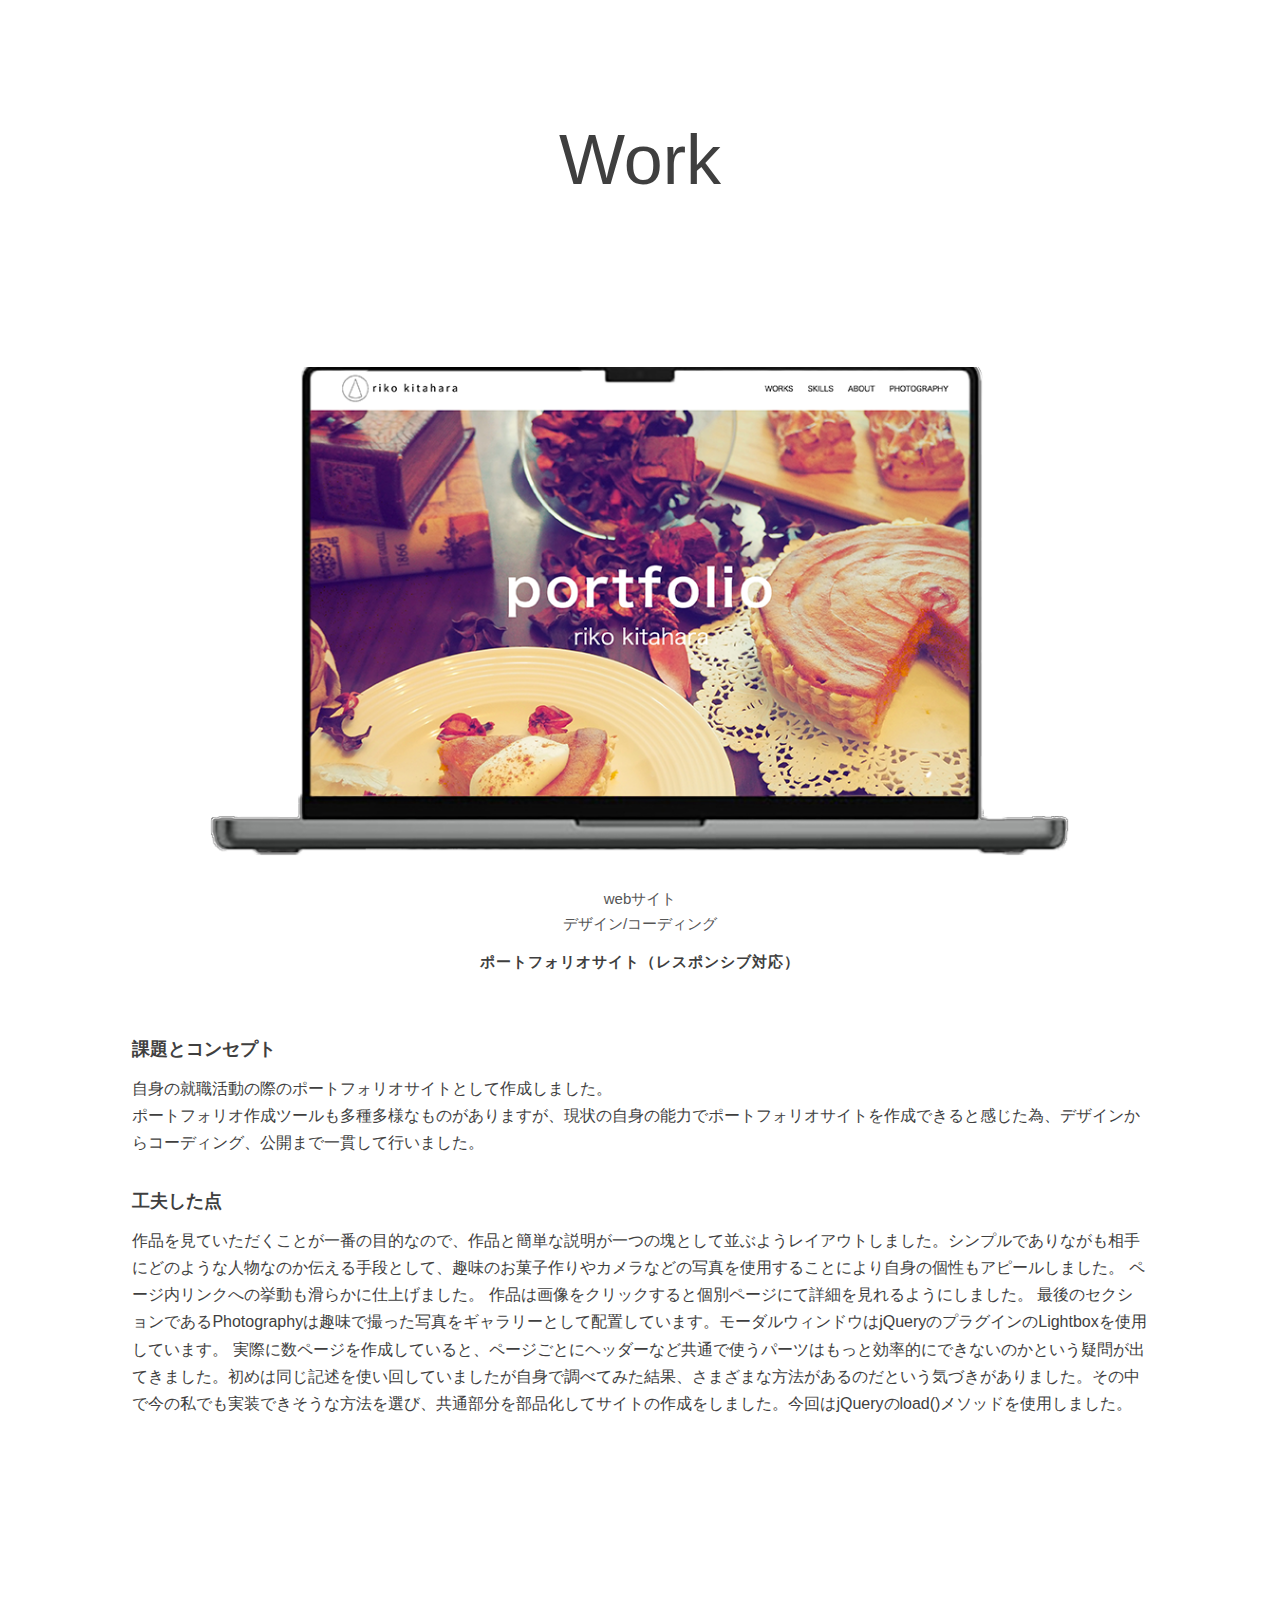
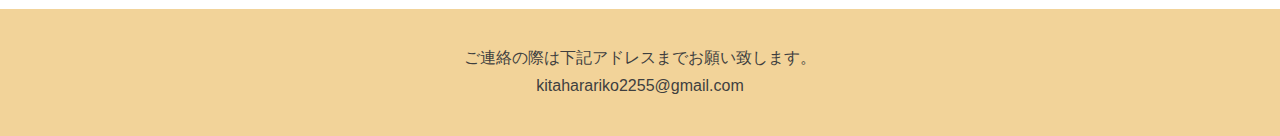
<file: work1.html>
<!DOCTYPE html>
<html lang="ja">
  <head>
    <meta charset="UTF-8" />
    <meta http-equiv="X-UA-Compatible" content="IE=edge" />
    <meta name="viewport" content="width=device-width, initial-scale=1.0" />
    <title>portfolio | riko kitahara - 作品名</title>
    <link rel="stylesheet" href="css/reset.css" />
    <link rel="stylesheet" href="css/work.css" />
  </head>
  <body>
    <header id="header"></header>

    <!-- /#header -->

    <main>
      <section>
        <div class="container">
          <h2 class="section-ttl">Work</h2>
          <div class="work">
            <div class="work-img">
              <img src="images/mocup-top-l.png" alt="" />
            </div>
            <!-- /.work-img -->
            <div class="worktext-box">
              <div class="work-title-box">
                <p class="category1">webサイト</p>
                <p class="category2">デザイン/コーディング</p>
                <h3 class="work-title">
                  ポートフォリオサイト（レスポンシブ対応）
                </h3>
              </div>
              <!-- /.work-title-box -->
              <!-- /.work-ttl -->
              <h4 class="concept">課題とコンセプト</h4>
              <!-- /.concept -->
              <p class="concept-text">
                自身の就職活動の際のポートフォリオサイトとして作成しました。<br />
                ポートフォリオ作成ツールも多種多様なものがありますが、現状の自身の能力でポートフォリオサイトを作成できると感じた為、デザインからコーディング、公開まで一貫して行いました。
              </p>
              <!-- /.concept -->
              <h4 class="point">工夫した点</h4>
              <!-- /.point -->
              <p class="point-text">
                作品を見ていただくことが一番の目的なので、作品と簡単な説明が一つの塊として並ぶようレイアウトしました。シンプルでありながも相手にどのような人物なのか伝える手段として、趣味のお菓子作りやカメラなどの写真を使用することにより自身の個性もアピールしました。
                ページ内リンクへの挙動も滑らかに仕上げました。
                作品は画像をクリックすると個別ページにて詳細を見れるようにしました。
                最後のセクションであるPhotographyは趣味で撮った写真をギャラリーとして配置しています。モーダルウィンドウはjQueryのプラグインのLightboxを使用しています。
                実際に数ページを作成していると、ページごとにヘッダーなど共通で使うパーツはもっと効率的にできないのかという疑問が出てきました。初めは同じ記述を使い回していましたが自身で調べてみた結果、さまざまな方法があるのだという気づきがありました。その中で今の私でも実装できそうな方法を選び、共通部分を部品化してサイトの作成をしました。今回はjQueryのload()メソッドを使用しました。
              </p>
              <!-- /.point -->
            </div>
            <!-- /.worktext -->
          </div>
          <!-- /.work -->
        </div>
        <!-- /.container -->
      </section>
    </main>

    <footer>
      <p class="footer-text">ご連絡の際は下記アドレスまでお願い致します。</p>
      <p class="mail">kitaharariko2255@gmail.com</p>
    </footer>
    <script
      src="https://cdnjs.cloudflare.com/ajax/libs/jquery/3.6.3/jquery.min.js"
      integrity="sha512-STof4xm1wgkfm7heWqFJVn58Hm3EtS31XFaagaa8VMReCXAkQnJZ+jEy8PCC/iT18dFy95WcExNHFTqLyp72eQ=="
      crossorigin="anonymous"
      referrerpolicy="no-referrer"
    ></script>
    <script src="./js/main.js"></script>
  </body>
</html>
</file>
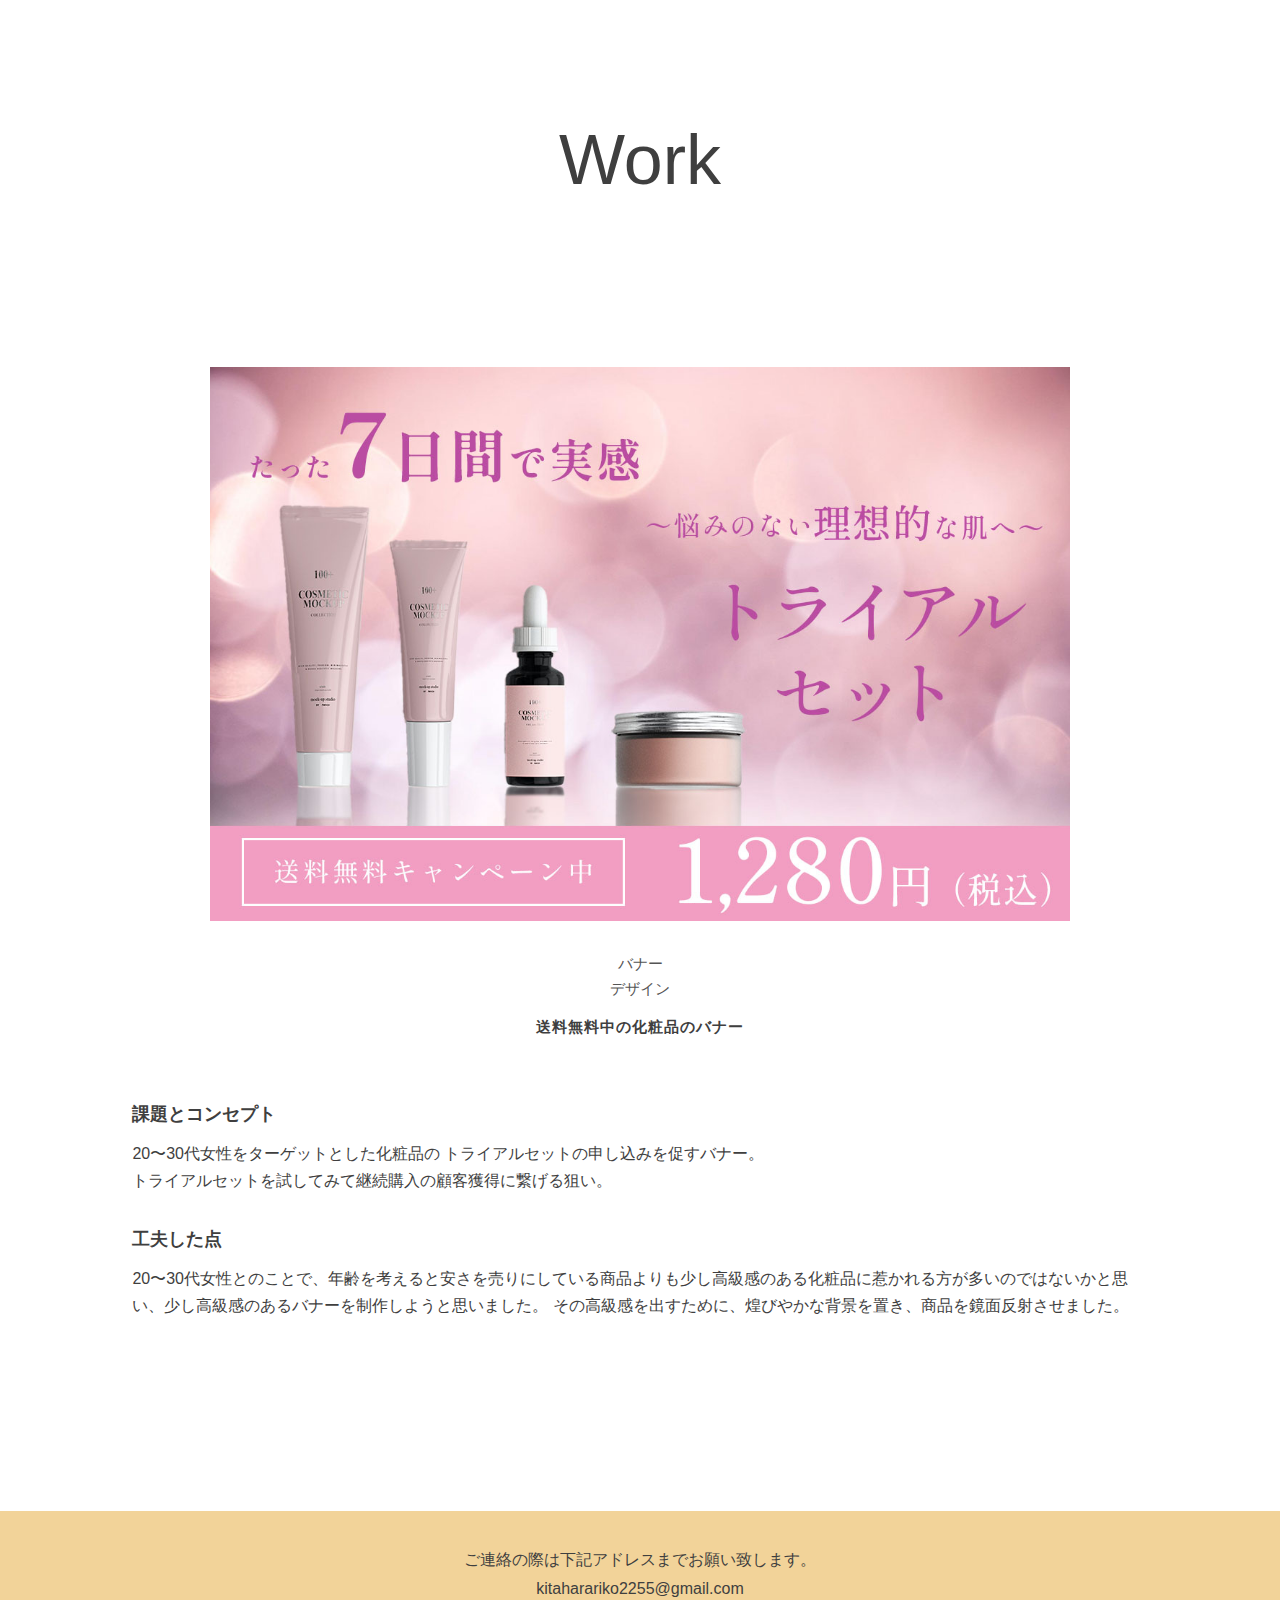
<file: work3.html>
<!DOCTYPE html>
<html lang="ja">
  <head>
    <meta charset="UTF-8" />
    <meta http-equiv="X-UA-Compatible" content="IE=edge" />
    <meta name="viewport" content="width=device-width, initial-scale=1.0" />
    <title>portfolio | riko kitahara - 作品名</title>
    <link rel="stylesheet" href="css/reset.css" />
    <link rel="stylesheet" href="css/work.css" />
  </head>
  <body>
    <header id="header"></header>

    <main>
      <section>
        <div class="container">
          <h2 class="section-ttl">Work</h2>
          <div class="work">
            <div class="work-img">
              <img src="images/bana_kesyouhinn.jpg" alt="" />
            </div>
            <!-- /.work-img -->
            <div class="worktext-box">
              <div class="work-title-box">
                <p class="category1">バナー</p>
                <p class="category2">デザイン</p>
                <h3 class="work-title">送料無料中の化粧品のバナー</h3>
              </div>
              <!-- /.work-title-box -->
              <!-- /.work-ttl -->
              <h4 class="concept">課題とコンセプト</h4>
              <!-- /.concept -->
              <p class="concept-text">
                20〜30代女性をターゲットとした化粧品の
                トライアルセットの申し込みを促すバナー。<br />
                トライアルセットを試してみて継続購入の顧客獲得に繋げる狙い。
              </p>
              <!-- /.concept -->
              <h4 class="point">工夫した点</h4>
              <!-- /.point -->
              <p class="point-text">
                20〜30代女性とのことで、年齢を考えると安さを売りにしている商品よりも少し高級感のある化粧品に惹かれる方が多いのではないかと思い、少し高級感のあるバナーを制作しようと思いました。
                その高級感を出すために、煌びやかな背景を置き、商品を鏡面反射させました。
              </p>
              <!-- /.point -->
            </div>
            <!-- /.worktext -->
          </div>
          <!-- /.work -->
        </div>
        <!-- /.container -->
      </section>
    </main>

    <footer>
      <p class="footer-text">ご連絡の際は下記アドレスまでお願い致します。</p>
      <p class="mail">kitaharariko2255@gmail.com</p>
    </footer>
    <script
      src="https://cdnjs.cloudflare.com/ajax/libs/jquery/3.6.3/jquery.min.js"
      integrity="sha512-STof4xm1wgkfm7heWqFJVn58Hm3EtS31XFaagaa8VMReCXAkQnJZ+jEy8PCC/iT18dFy95WcExNHFTqLyp72eQ=="
      crossorigin="anonymous"
      referrerpolicy="no-referrer"
    ></script>
    <script src="./js/main.js"></script>
  </body>
</html>
</file>
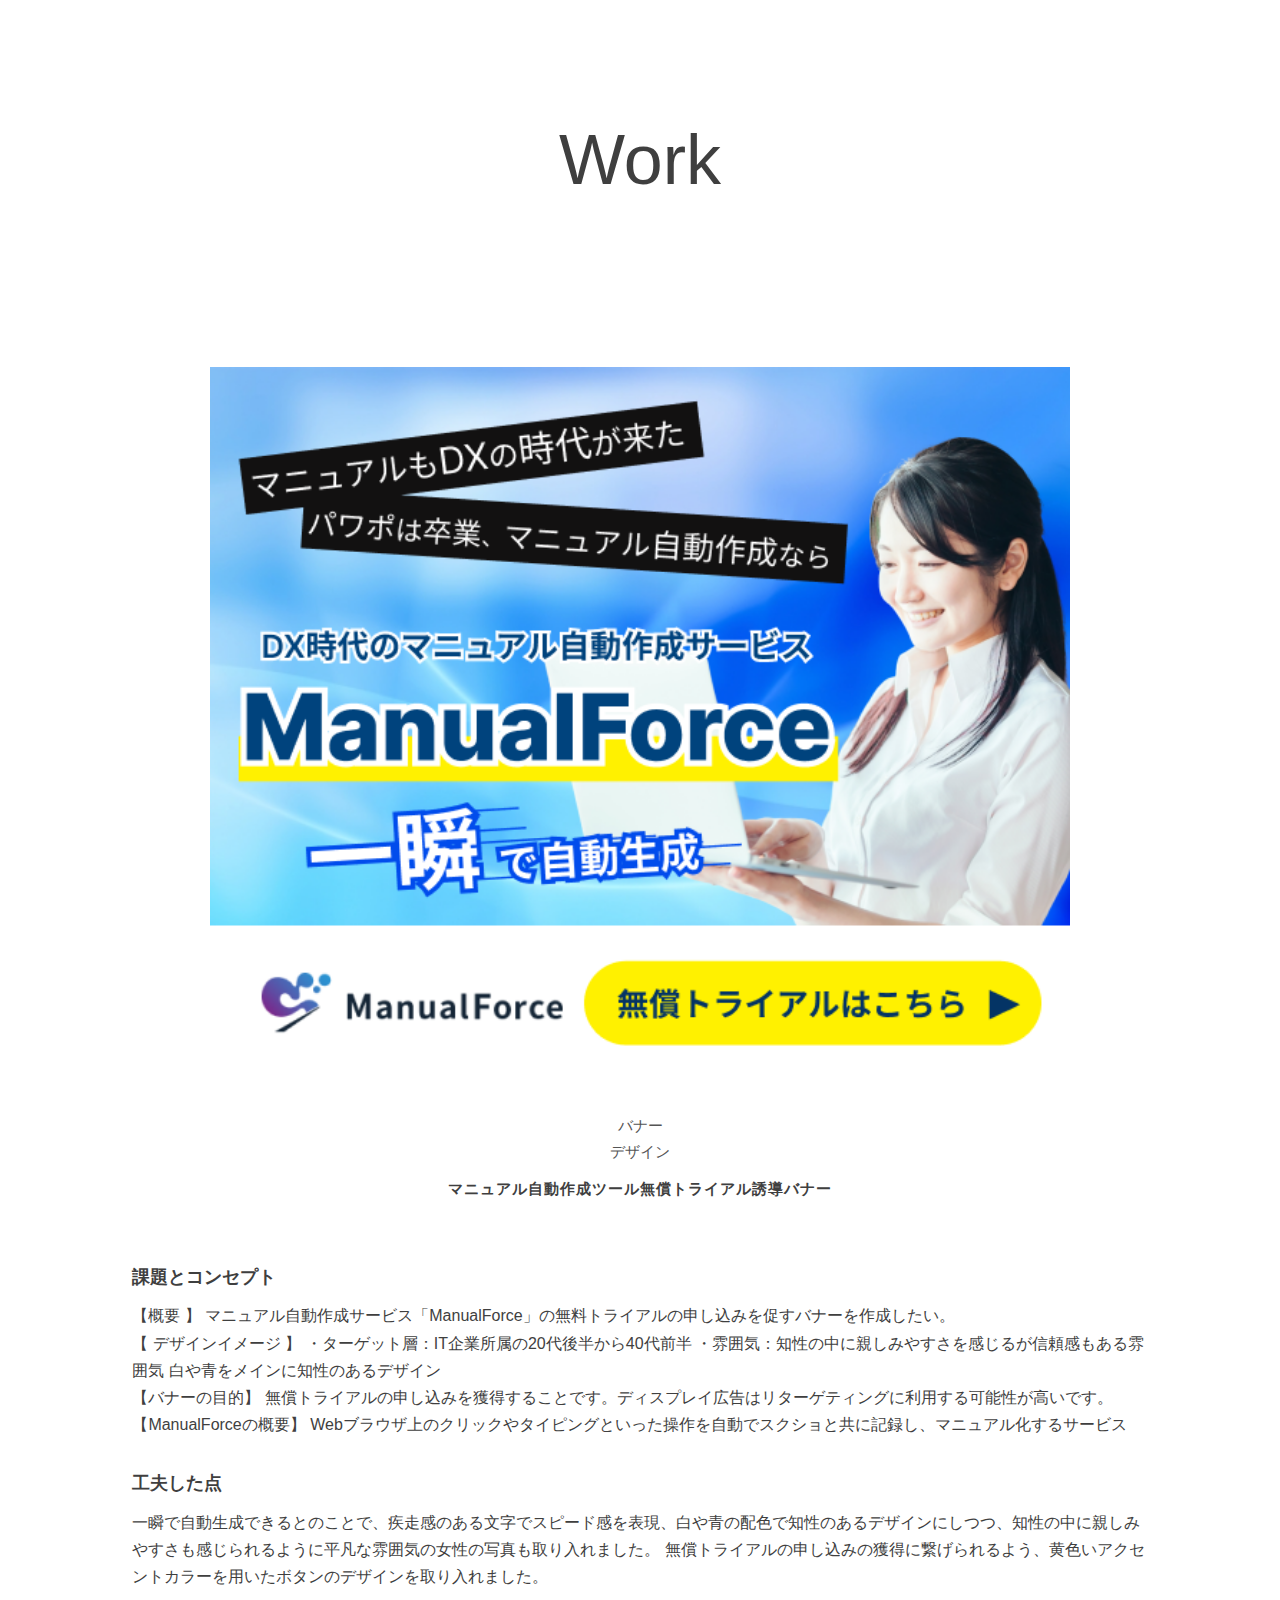
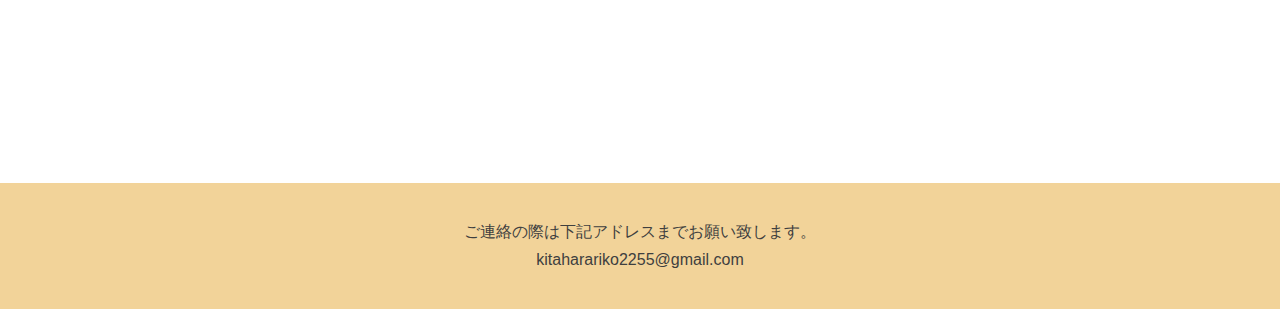
<file: work4.html>
<!DOCTYPE html>
<html lang="ja">
  <head>
    <meta charset="UTF-8" />
    <meta http-equiv="X-UA-Compatible" content="IE=edge" />
    <meta name="viewport" content="width=device-width, initial-scale=1.0" />
    <title>portfolio | riko kitahara - 作品名</title>
    <link rel="stylesheet" href="css/reset.css" />
    <link rel="stylesheet" href="css/work.css" />
  </head>
  <body>
    <header id="header"></header>

    <main>
      <section>
        <div class="container">
          <h2 class="section-ttl">Work</h2>
          <div class="work">
            <div class="work-img">
              <img src="images/bana_manualForce.png" alt="" />
            </div>
            <!-- /.work-img -->
            <div class="worktext-box">
              <div class="work-title-box">
                <p class="category1">バナー</p>
                <p class="category2">デザイン</p>
                <h3 class="work-title">
                  マニュアル自動作成ツール無償トライアル誘導バナー
                </h3>
              </div>
              <!-- /.work-title-box -->
              <!-- /.work-ttl -->
              <h4 class="concept">課題とコンセプト</h4>
              <!-- /.concept -->
              <p class="concept-text">
                【概要 】
                マニュアル自動作成サービス「ManualForce」の無料トライアルの申し込みを促すバナーを作成したい。<br />
                【 デザインイメージ 】
                ・ターゲット層：IT企業所属の20代後半から40代前半
                ・雰囲気：知性の中に親しみやすさを感じるが信頼感もある雰囲気
                白や青をメインに知性のあるデザイン <br />
                【バナーの目的】
                無償トライアルの申し込みを獲得することです。ディスプレイ広告はリターゲティングに利用する可能性が高いです。
                【ManualForceの概要】
                Webブラウザ上のクリックやタイピングといった操作を自動でスクショと共に記録し、マニュアル化するサービス
              </p>
              <!-- /.concept -->
              <h4 class="point">工夫した点</h4>
              <!-- /.point -->
              <p class="point-text">
                一瞬で自動生成できるとのことで、疾走感のある文字でスピード感を表現、白や青の配色で知性のあるデザインにしつつ、知性の中に親しみやすさも感じられるように平凡な雰囲気の女性の写真も取り入れました。
                無償トライアルの申し込みの獲得に繋げられるよう、黄色いアクセントカラーを用いたボタンのデザインを取り入れました。
              </p>
              <!-- /.point -->
            </div>
            <!-- /.worktext -->
          </div>
          <!-- /.work -->
        </div>
        <!-- /.container -->
      </section>
    </main>

    <footer>
      <p class="footer-text">ご連絡の際は下記アドレスまでお願い致します。</p>
      <p class="mail">kitaharariko2255@gmail.com</p>
    </footer>
  </body>
  <script
    src="https://cdnjs.cloudflare.com/ajax/libs/jquery/3.6.3/jquery.min.js"
    integrity="sha512-STof4xm1wgkfm7heWqFJVn58Hm3EtS31XFaagaa8VMReCXAkQnJZ+jEy8PCC/iT18dFy95WcExNHFTqLyp72eQ=="
    crossorigin="anonymous"
    referrerpolicy="no-referrer"
  ></script>
  <script src="./js/main.js"></script>
</html>
</file>
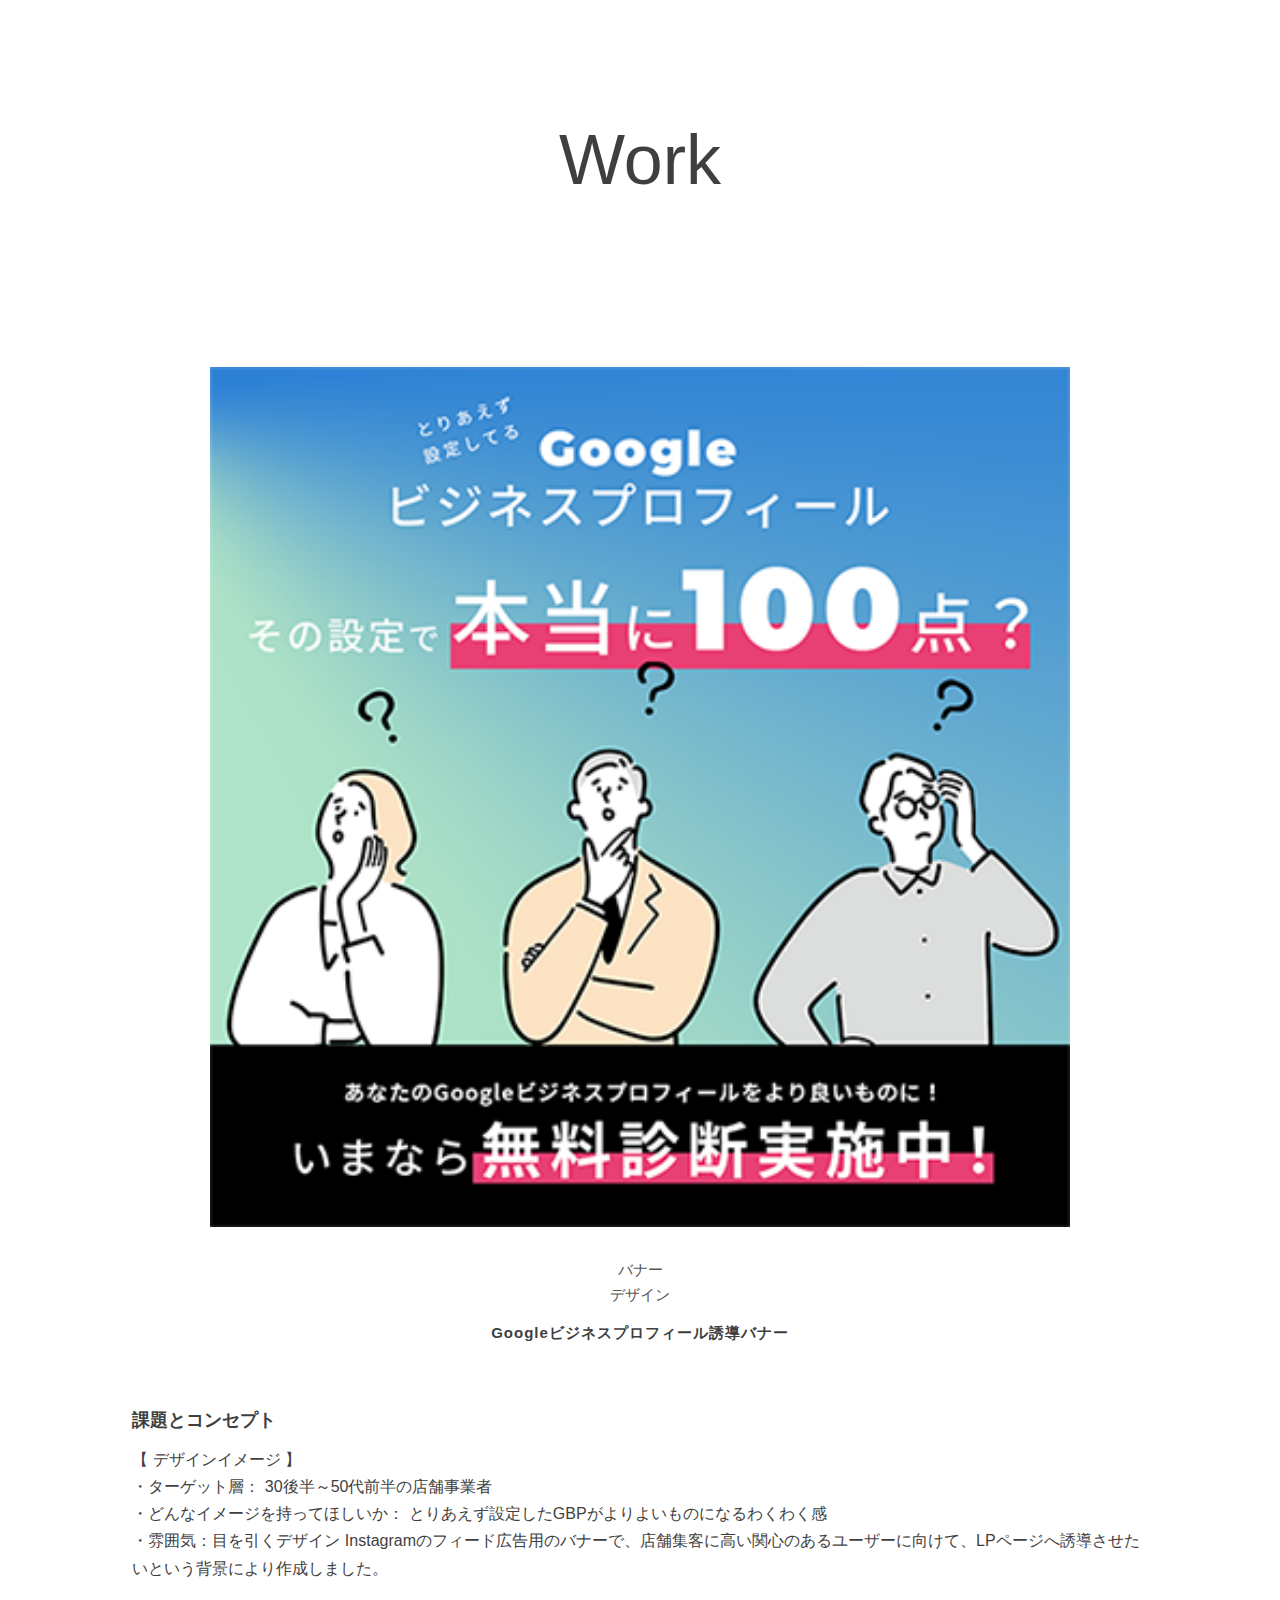
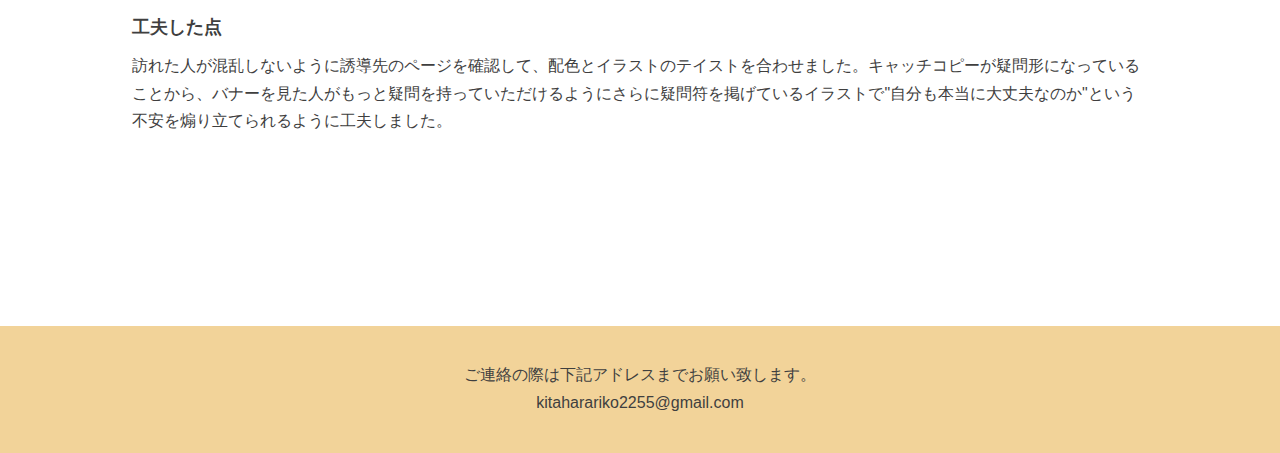
<file: work5.html>
<!DOCTYPE html>
<html lang="ja">
  <head>
    <meta charset="UTF-8" />
    <meta http-equiv="X-UA-Compatible" content="IE=edge" />
    <meta name="viewport" content="width=device-width, initial-scale=1.0" />
    <title>portfolio | riko kitahara - 作品名</title>
    <link rel="stylesheet" href="css/reset.css" />
    <link rel="stylesheet" href="css/work.css" />
  </head>
  <body>
    <header id="header"></header>

    <main>
      <section>
        <div class="container">
          <h2 class="section-ttl">Work</h2>
          <div class="work">
            <div class="work-img">
              <img src="images/bana_shop-tool.png" alt="" />
            </div>
            <!-- /.work-img -->
            <div class="worktext-box">
              <div class="work-title-box">
                <p class="category1">バナー</p>
                <p class="category2">デザイン</p>
                <h3 class="work-title">Googleビジネスプロフィール誘導バナー</h3>
              </div>
              <!-- /.work-title-box -->
              <!-- /.work-ttl -->
              <h4 class="concept">課題とコンセプト</h4>
              <!-- /.concept -->
              <p class="concept-text">
                【 デザインイメージ 】<br />
                ・ターゲット層： 30後半～50代前半の店舗事業者<br />
                ・どんなイメージを持ってほしいか：
                とりあえず設定したGBPがよりよいものになるわくわく感<br />
                ・雰囲気：目を引くデザイン
                Instagramのフィード広告用のバナーで、店舗集客に高い関心のあるユーザーに向けて、LPページへ誘導させたいという背景により作成しました。
              </p>
              <!-- /.concept -->
              <h4 class="point">工夫した点</h4>
              訪れた人が混乱しないように誘導先のページを確認して、配色とイラストのテイストを合わせました。キャッチコピーが疑問形になっていることから、バナーを見た人がもっと疑問を持っていただけるようにさらに疑問符を掲げているイラストで"自分も本当に大丈夫なのか"という不安を煽り立てられるように工夫しました。
              <!-- /.point -->
              <p class="point-text"></p>
              <!-- /.point -->
            </div>
            <!-- /.worktext -->
          </div>
          <!-- /.work -->
        </div>
        <!-- /.container -->
      </section>
    </main>

    <footer>
      <p class="footer-text">ご連絡の際は下記アドレスまでお願い致します。</p>
      <p class="mail">kitaharariko2255@gmail.com</p>
    </footer>
    <script
      src="https://cdnjs.cloudflare.com/ajax/libs/jquery/3.6.3/jquery.min.js"
      integrity="sha512-STof4xm1wgkfm7heWqFJVn58Hm3EtS31XFaagaa8VMReCXAkQnJZ+jEy8PCC/iT18dFy95WcExNHFTqLyp72eQ=="
      crossorigin="anonymous"
      referrerpolicy="no-referrer"
    ></script>
    <script src="./js/main.js"></script>
  </body>
</html>
</file>
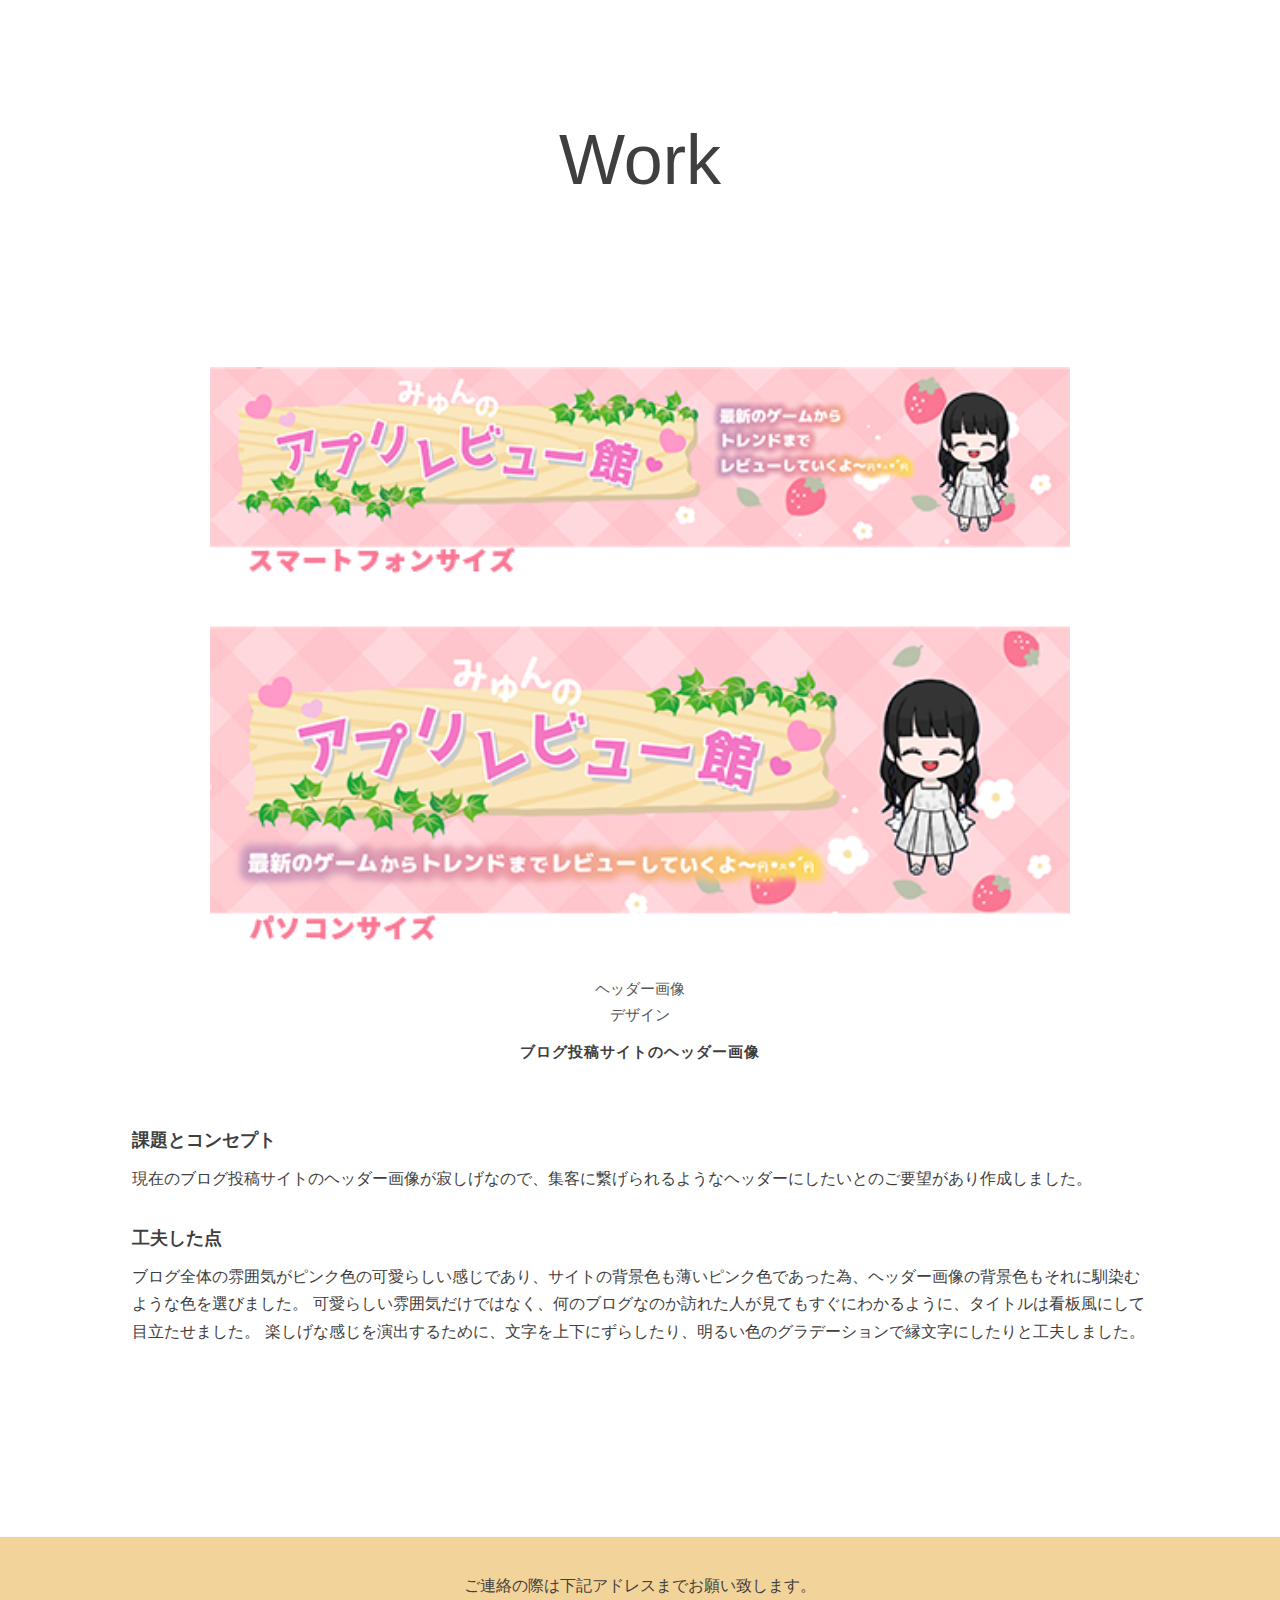
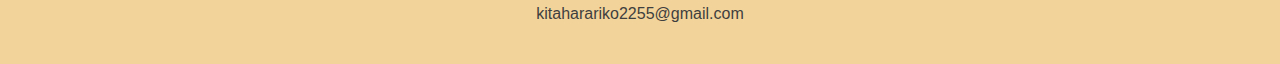
<file: work6.html>
<!DOCTYPE html>
<html lang="ja">
  <head>
    <meta charset="UTF-8" />
    <meta http-equiv="X-UA-Compatible" content="IE=edge" />
    <meta name="viewport" content="width=device-width, initial-scale=1.0" />
    <title>portfolio | riko kitahara - 作品名</title>
    <link rel="stylesheet" href="css/reset.css" />
    <link rel="stylesheet" href="css/work.css" />
  </head>
  <body>
    <header id="header"></header>

    <main>
      <section>
        <div class="container">
          <h2 class="section-ttl">Work</h2>
          <div class="work">
            <div class="work-img">
              <img src="images/blog_header_img.png" alt="" />
            </div>
            <!-- /.work-img -->
            <div class="worktext-box">
              <div class="work-title-box">
                <p class="category1">ヘッダー画像</p>
                <p class="category2">デザイン</p>
                <h3 class="work-title">ブログ投稿サイトのヘッダー画像</h3>
              </div>
              <!-- /.work-title-box -->
              <!-- /.work-ttl -->
              <h4 class="concept">課題とコンセプト</h4>
              <!-- /.concept -->
              <p class="concept-text">
                現在のブログ投稿サイトのヘッダー画像が寂しげなので、集客に繋げられるようなヘッダーにしたいとのご要望があり作成しました。
              </p>
              <!-- /.concept -->
              <h4 class="point">工夫した点</h4>
              <!-- /.point -->
              <p class="point-text">
                ブログ全体の雰囲気がピンク色の可愛らしい感じであり、サイトの背景色も薄いピンク色であった為、ヘッダー画像の背景色もそれに馴染むような色を選びました。
                可愛らしい雰囲気だけではなく、何のブログなのか訪れた人が見てもすぐにわかるように、タイトルは看板風にして目立たせました。
                楽しげな感じを演出するために、文字を上下にずらしたり、明るい色のグラデーションで縁文字にしたりと工夫しました。
              </p>
              <!-- /.point -->
            </div>
            <!-- /.worktext -->
          </div>
          <!-- /.work -->
        </div>
        <!-- /.container -->
      </section>
    </main>

    <footer>
      <p class="footer-text">ご連絡の際は下記アドレスまでお願い致します。</p>
      <p class="mail">kitaharariko2255@gmail.com</p>
    </footer>
    <script
      src="https://cdnjs.cloudflare.com/ajax/libs/jquery/3.6.3/jquery.min.js"
      integrity="sha512-STof4xm1wgkfm7heWqFJVn58Hm3EtS31XFaagaa8VMReCXAkQnJZ+jEy8PCC/iT18dFy95WcExNHFTqLyp72eQ=="
      crossorigin="anonymous"
      referrerpolicy="no-referrer"
    ></script>
    <script src="./js/main.js"></script>
  </body>
</html>
</file>
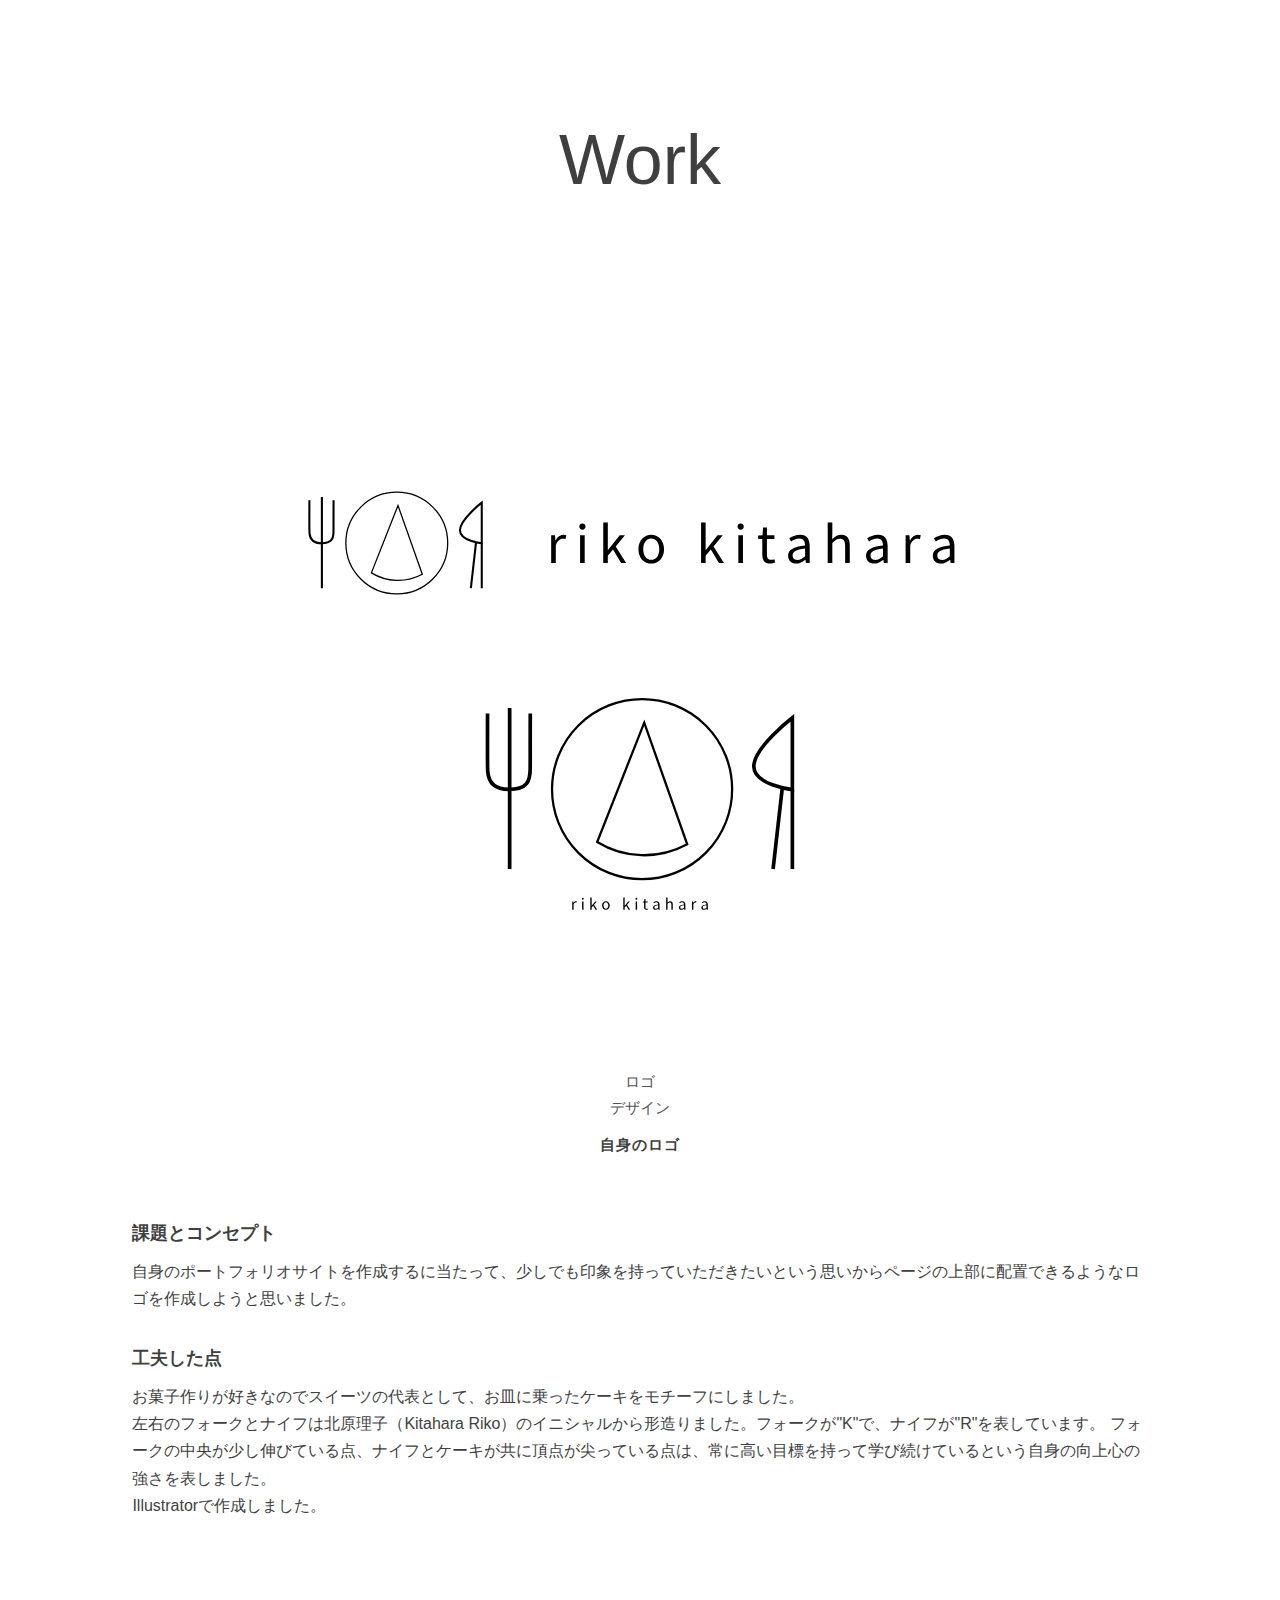
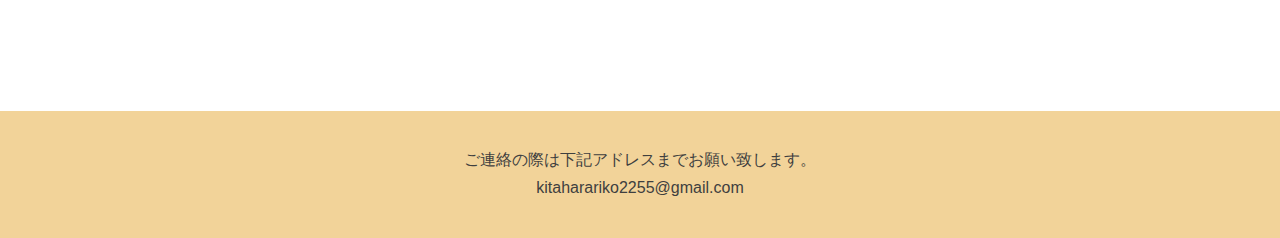
<file: work7.html>
<!DOCTYPE html>
<html lang="ja">
  <head>
    <meta charset="UTF-8" />
    <meta http-equiv="X-UA-Compatible" content="IE=edge" />
    <meta name="viewport" content="width=device-width, initial-scale=1.0" />
    <title>portfolio | riko kitahara - 作品名</title>
    <link rel="stylesheet" href="css/reset.css" />
    <link rel="stylesheet" href="css/work.css" />
  </head>
  <body>
    <header id="header"></header>

    <main>
      <section>
        <div class="container">
          <h2 class="section-ttl">Work</h2>
          <div class="work">
            <div class="flex-img">
              <div class="work-img">
                <img
                  class="rectangle"
                  src="images/mylogo_logo2210x700.svg"
                  alt=""
                />
                <img
                  class="square"
                  src="images/mylogo_logo700x700.svg"
                  alt=""
                />
              </div>
              <!-- /.work-img -->
            </div>
            <!-- /.flex-img -->
            <div class="worktext-box">
              <div class="work-title-box">
                <p class="category1">ロゴ</p>
                <p class="category2">デザイン</p>
                <h3 class="work-title">自身のロゴ</h3>
              </div>
              <!-- /.work-title-box -->
              <!-- /.work-ttl -->
              <h4 class="concept">課題とコンセプト</h4>
              <!-- /.concept -->
              <p class="concept-text">
                自身のポートフォリオサイトを作成するに当たって、少しでも印象を持っていただきたいという思いからページの上部に配置できるようなロゴを作成しようと思いました。<br />
              </p>
              <!-- /.concept -->
              <h4 class="point">工夫した点</h4>
              お菓子作りが好きなのでスイーツの代表として、お皿に乗ったケーキをモチーフにしました。<br />
              左右のフォークとナイフは北原理子（Kitahara
              Riko）のイニシャルから形造りました。フォークが"K"で、ナイフが"R"を表しています。
              フォークの中央が少し伸びている点、ナイフとケーキが共に頂点が尖っている点は、常に高い目標を持って学び続けているという自身の向上心の強さを表しました。<br />
              Illustratorで作成しました。
              <!-- /.point -->
              <p class="point-text"></p>
              <!-- /.point -->
            </div>
            <!-- /.worktext -->
          </div>
          <!-- /.work -->
        </div>
        <!-- /.container -->
      </section>
    </main>

    <footer>
      <p class="footer-text">ご連絡の際は下記アドレスまでお願い致します。</p>
      <p class="mail">kitaharariko2255@gmail.com</p>
    </footer>
    <script
      src="https://cdnjs.cloudflare.com/ajax/libs/jquery/3.6.3/jquery.min.js"
      integrity="sha512-STof4xm1wgkfm7heWqFJVn58Hm3EtS31XFaagaa8VMReCXAkQnJZ+jEy8PCC/iT18dFy95WcExNHFTqLyp72eQ=="
      crossorigin="anonymous"
      referrerpolicy="no-referrer"
    ></script>
    <script src="./js/main.js"></script>
  </body>
</html>
</file>
<file: css/work.css>
@import url(style.css);
.container {
  padding: 2vh 8vw 18vh;
}

.work {
  line-height: 1.7;
}

.work .work-title-box {
  text-align: center;
}

.work .work-img {
  text-align: center;
}

.work img {
  width: 80%;
}

.work .worktext-box {
  margin: 3rem;
}

.work .category1 {
  margin-top: 1rem;
  font-size: clamp(1rem, 3vw, 1.5rem);
  color: #555;
}

.work .category2 {
  margin-bottom: 1rem;
  font-size: clamp(1rem, 3vw, 1.5rem);
  color: #555;
}

.work .work-title {
  font-size: 1.5rem;
  margin: 1.2rem 0 6rem;
  letter-spacing: 0.1rem;
}

.work .concept,
.work .point {
  margin-bottom: 1rem;
  font-size: clamp(1.2rem, 4vw, 1.8rem);
}

.work .concept-text {
  margin-bottom: 3rem;
}

.work .flex-img {
  -webkit-transform: scale(0.8);
          transform: scale(0.8);
  text-align: center;
}

.work .flex-img .square {
  max-width: 400px;
}
/*# sourceMappingURL=work.css.map */
</file>
